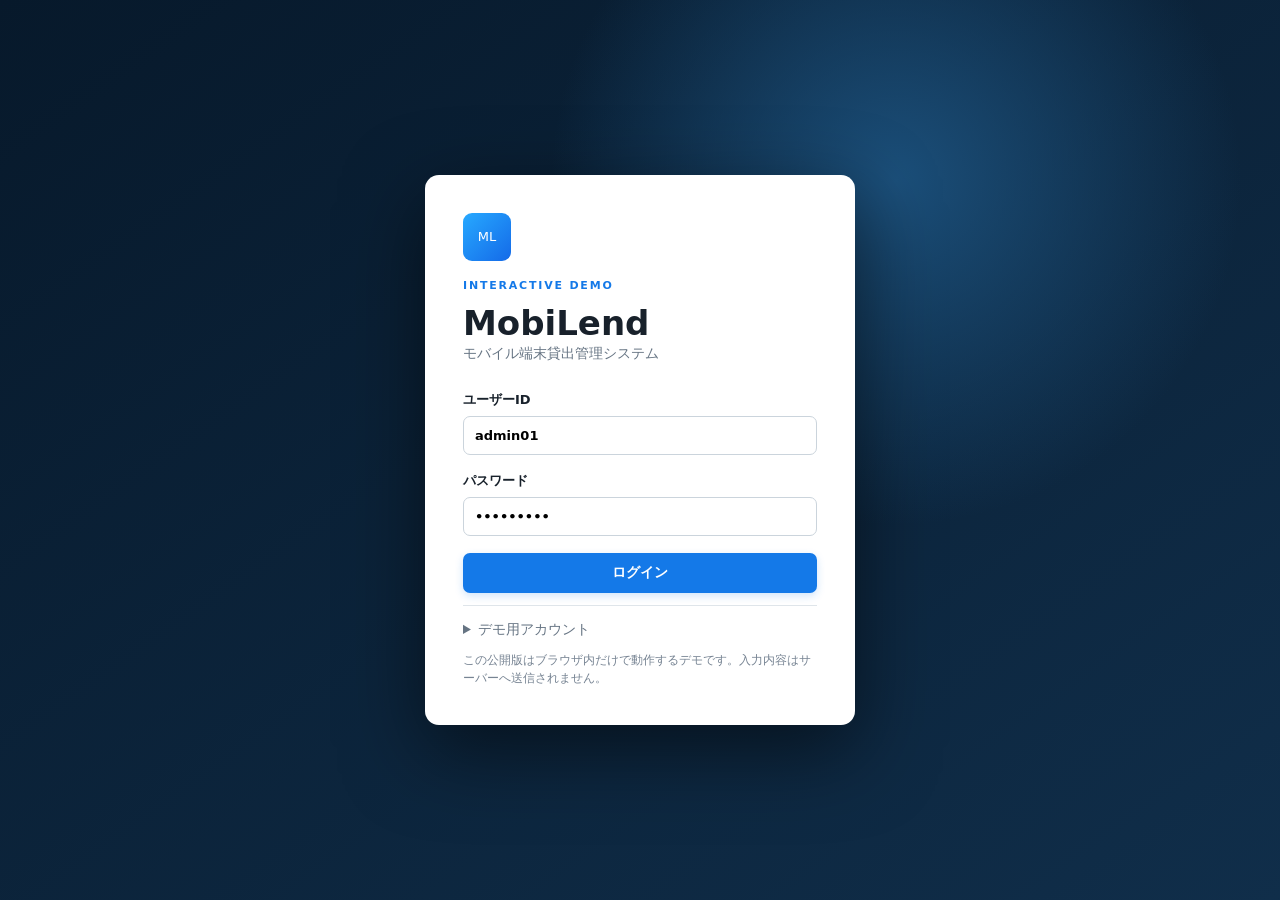
<file: docs/index.html>
<!doctype html><html lang="ja"><head><meta charset="utf-8"><meta name="viewport" content="width=device-width,initial-scale=1"><title>MobiLend | GitHub Pages Demo</title><link rel="stylesheet" href="style.css"></head><body>
<section id="login" class="login-wrap"><div class="login-card"><div class="login-mark">ML</div><p class="eyebrow">INTERACTIVE DEMO</p><h1>MobiLend</h1><p class="muted">モバイル端末貸出管理システム</p><div id="login-error" class="flash error" hidden>ユーザーIDまたはパスワードが正しくありません。</div><form id="login-form" class="stack"><label>ユーザーID<input name="user" value="admin01" required></label><label>パスワード<input name="password" type="password" value="Admin123!" required></label><button class="primary">ログイン</button></form><details><summary>デモ用アカウント</summary><p><code>admin01 / Admin123!</code><br><code>user01 / User123!</code></p></details><small class="demo-note">この公開版はブラウザ内だけで動作するデモです。入力内容はサーバーへ送信されません。</small></div></section>
<div id="app" hidden><header><a class="brand" href="#dashboard"><span>ML</span>MobiLend</a><button class="menu">☰</button><nav><a href="#dashboard">ダッシュボード</a><a href="#devices">端末台帳</a><a href="#loans">貸出履歴</a><a class="admin-only" href="#plans">契約プラン</a><a class="admin-only" href="#users">ユーザー</a></nav><div class="account"><b id="account-name"></b><small id="account-meta"></small></div><button id="logout" class="ghost">ログアウト</button></header><main id="content"></main></div>
<dialog id="modal"><form id="modal-form" class="stack"><div class="modal-head"><h2 id="modal-title"></h2><button type="button" class="close">×</button></div><div id="modal-fields"></div><button class="primary">登録する</button></form></dialog><script src="app.js"></script></body></html>
</file>
<file: docs/style.css>
:root{--navy:#0b1f36;--ink:#18212b;--muted:#667483;--line:#dfe5ea;--blue:#1479e8;--pale:#f3f6f8;--red:#cf3d4d;--green:#168766}*{box-sizing:border-box}body{margin:0;background:#f4f7f9;color:var(--ink);font-family:"Yu Gothic UI","Hiragino Sans",system-ui,sans-serif;font-size:14px}header{height:70px;background:var(--navy);color:white;display:flex;align-items:center;padding:0 4vw;gap:28px;position:sticky;top:0;z-index:10;box-shadow:0 2px 12px #00152b33}.brand{display:flex;align-items:center;gap:10px;color:white;text-decoration:none;font-size:20px;font-weight:800;letter-spacing:.2px}.brand span,.login-mark{display:grid;place-items:center;width:36px;height:36px;border-radius:9px;background:linear-gradient(135deg,#27a9ff,#146ae8);font-size:13px;color:white}nav{display:flex;gap:4px;flex:1}nav a{color:#becbda;text-decoration:none;padding:10px 12px;border-radius:6px;font-weight:600}nav a:hover{background:#ffffff12;color:white}.account{display:flex;flex-direction:column;text-align:right}.account small{color:#9eb0c1}.ghost{background:transparent;border:1px solid #ffffff45;color:#fff;padding:8px 12px;border-radius:7px}.menu{display:none;background:none;border:0;color:white;font-size:23px}main{max-width:1280px;margin:0 auto;padding:42px 30px 70px}.page-head{display:flex;align-items:end;justify-content:space-between;margin-bottom:26px}.page-head h1{font-size:31px;margin:2px 0 6px;letter-spacing:-.5px}.page-head p{margin:0;color:var(--muted)}.eyebrow{font-size:11px!important;font-weight:800;letter-spacing:1.8px;color:var(--blue)!important}.date{background:white;border:1px solid var(--line);border-radius:6px;padding:8px 11px;color:var(--muted)}button,.button{cursor:pointer;font:inherit}.button,.primary{background:var(--blue);color:white;border:0;border-radius:7px;padding:11px 18px;text-decoration:none;font-weight:700;box-shadow:0 3px 8px #1479e833}.stats{display:grid;grid-template-columns:repeat(4,1fr);gap:16px;margin-bottom:24px}.stats article{background:white;border:1px solid var(--line);border-top:3px solid var(--blue);padding:20px 22px;border-radius:9px}.stats article.danger{border-top-color:var(--red)}.stats span{display:block;color:var(--muted);font-weight:600}.stats strong{font-size:36px;margin-right:5px}.stats small{color:var(--muted)}.panel{background:white;border:1px solid var(--line);border-radius:10px;box-shadow:0 4px 18px #1939580a;overflow:hidden}.panel-head{padding:20px 22px;border-bottom:1px solid var(--line);display:flex;align-items:center;justify-content:space-between}.panel h2{margin:0 0 3px}.panel p{margin:0;color:var(--muted)}.table-wrap{overflow-x:auto}table{width:100%;border-collapse:collapse;white-space:nowrap}th{background:#f7f9fa;color:#607080;text-align:left;font-size:12px;padding:12px 16px;border-bottom:1px solid var(--line)}td{padding:15px 16px;border-bottom:1px solid #edf0f2}tr:last-child td{border:0}td small{display:block;color:var(--muted);margin-top:3px}.badge{display:inline-block;border-radius:999px;padding:4px 9px;font-size:12px;font-weight:700}.borrowed{background:#e8f2ff;color:#1266c5}.overdue,.lost{background:#ffeaed;color:#bd293b}.returned{background:#edf0f2;color:#66717c}.available{background:#e5f7f1;color:#087859}.type{border:1px solid var(--line);padding:3px 7px;border-radius:4px;font-size:12px}.row-actions{display:flex;gap:10px;align-items:center}.row-actions form{margin:0}.link{border:0;background:none;padding:3px;color:var(--blue);font-weight:700}.red,.red-text{color:var(--red)!important}.empty{text-align:center;padding:40px;color:var(--muted)}dialog{border:0;border-radius:12px;padding:0;width:min(520px,calc(100% - 28px));box-shadow:0 20px 70px #00152b55}dialog::backdrop{background:#0b1f36aa}.stack{display:grid;gap:17px;padding:26px}.modal-head{display:flex;justify-content:space-between;align-items:center}.modal-head h2{margin:0}.close{border:0;background:#edf1f4;border-radius:50%;font-size:20px;width:34px;height:34px}.stack label{font-size:13px;font-weight:700;display:grid;gap:7px}.stack input,.stack select,.stack textarea{width:100%;border:1px solid #cbd4dc;border-radius:7px;padding:11px;font:inherit;background:white}.stack input:focus,.stack select:focus,.stack textarea:focus{outline:2px solid #1479e833;border-color:var(--blue)}.grid2{display:grid;grid-template-columns:1fr 1fr;gap:14px}.card-grid{display:grid;grid-template-columns:repeat(3,1fr);gap:18px}.plan-card{display:flex;flex-direction:column;justify-content:space-between;min-height:190px;background:white;border:1px solid var(--line);border-radius:10px;padding:22px}.plan-card h2{margin:15px 0 5px}.plan-card p{margin:0;color:var(--muted)}.plan-foot{display:flex;justify-content:space-between;align-items:end;border-top:1px solid var(--line);padding-top:15px}.plan-foot>span{color:var(--muted)}.plan-foot strong{font-size:22px;color:var(--ink)}.flash{padding:13px 16px;margin-bottom:18px;border-radius:7px;font-weight:600}.flash.success{background:#ddf5ed;color:#087859}.flash.error{background:#ffe7ea;color:#b92638}.flash.warning{background:#fff1d7;color:#8b5b00}.login-wrap{min-height:100vh;max-width:none;padding:7vh 20px;background:radial-gradient(circle at 70% 20%,#1b4f7a 0,transparent 30%),linear-gradient(145deg,#07192b,#102e4a);display:grid;place-items:center}.login-card{width:min(430px,100%);background:white;border-radius:14px;padding:38px;box-shadow:0 25px 80px #0008}.login-mark{width:48px;height:48px;margin-bottom:18px}.login-card h1{font-size:34px;margin:2px 0}.login-card>.muted{color:var(--muted);margin:0 0 16px}.login-card .stack{padding:12px 0}.login-card details{border-top:1px solid var(--line);padding-top:15px;color:var(--muted)}code{background:#eef2f5;border-radius:4px;padding:2px 5px}.error-page{text-align:center;padding:12vh}.error-page strong{font-size:90px;color:#dce4ea}.error-page h1{margin:0 0 28px}@media(max-width:900px){header{padding:0 18px}.menu{display:block}nav{display:none;position:absolute;top:70px;left:0;right:0;background:var(--navy);padding:12px;flex-direction:column}nav.open{display:flex}.account{display:none}main{padding:28px 16px}.stats{grid-template-columns:1fr 1fr}.card-grid{grid-template-columns:1fr 1fr}}@media(max-width:560px){.stats,.card-grid,.grid2{grid-template-columns:1fr}.page-head{align-items:flex-start;gap:18px;flex-direction:column}.login-card{padding:27px}.brand{margin-right:auto}header{gap:10px}.page-head h1{font-size:27px}}

#modal-fields{display:grid;gap:16px}.demo-note{display:block;color:#778493;line-height:1.55;margin-top:12px}header>button.ghost{white-space:nowrap}
.device-type-section{margin:0 0 24px}.section-title{margin:0 0 12px}.section-title h2{margin:0 0 3px;font-size:18px}.section-title p{margin:0;color:var(--muted)}.device-type-grid{display:grid;grid-template-columns:repeat(2,1fr);gap:16px}.device-type-card{display:grid;grid-template-columns:1fr auto auto;align-items:center;gap:28px;background:white;border:1px solid var(--line);border-radius:10px;padding:18px 22px;box-shadow:0 4px 18px #1939580a}.device-type-name{display:flex;align-items:center;gap:12px}.device-type-name small{color:var(--muted);font-size:11px}.device-type-name h3{margin:2px 0 0;font-size:20px}.device-icon{display:grid;place-items:center;width:42px;height:42px;border-radius:9px;background:#e8f2ff;color:var(--blue);font-weight:900}.device-type-card[data-device-type="WiFi"] .device-icon{background:#eee9ff;color:#7150c8}.device-metric{min-width:82px;border-left:1px solid var(--line);padding-left:22px}.device-metric>span{display:block;color:var(--muted);font-size:11px;font-weight:700}.device-metric strong{font-size:27px;margin-right:3px}.device-metric small{color:var(--muted)}.available-metric strong{color:var(--green)}@media(max-width:760px){.device-type-grid{grid-template-columns:1fr}.device-type-card{gap:14px;padding:16px}.device-metric{padding-left:14px;min-width:70px}}
</file>
